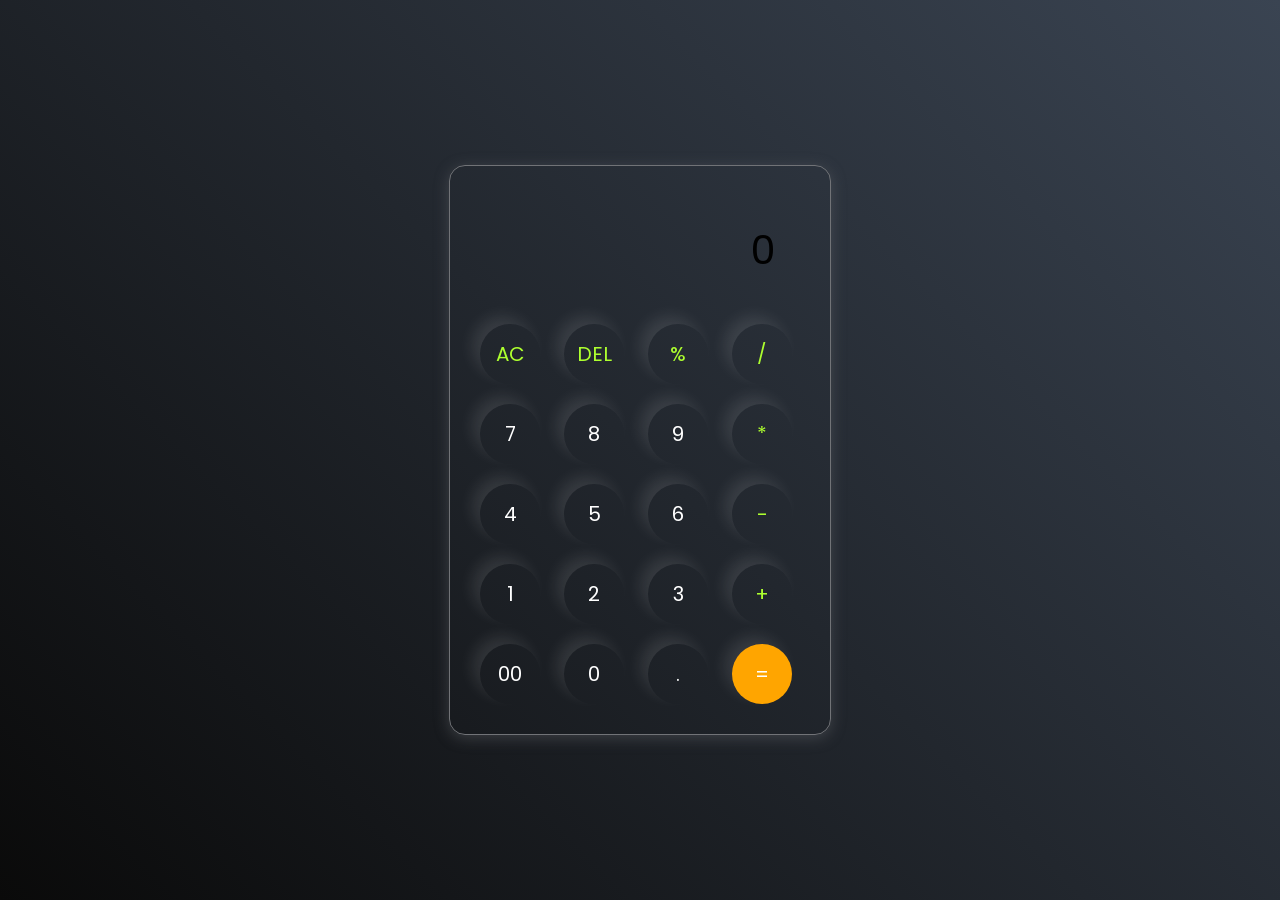
<file: calculator/index.html>
<!DOCTYPE html>
<html lang="en">
<head>
    <meta charset="UTF-8">
    <meta name="viewport" content="width=device-width, initial-scale=1.0">
    <link rel="stylesheet" href="style.css">
    <title>calculator</title>
</head>
<body>
    <div class="calculator">
        <input type="text" placeholder="0" id="inputBox">
        <div>
            <button class="operator">AC</button>
            <button class="operator">DEL</button>
            <button class="operator">%</button>
            <button class="operator">/</button>
        </div>
        <div>
            <button>7</button>
            <button>8</button>
            <button>9</button>
            <button class="operator">*</button>
        </div>
        <div>
            <button>4</button>
            <button>5</button>
            <button>6</button>
            <button class="operator">-</button>
        </div>
        <div>
            <button>1</button>
            <button>2</button>
            <button>3</button>
            <button class="operator">+</button>
        </div>
        <div>
            <button>00</button>
            <button>0</button>
            <button>.</button>
            <button class="equalBtn">=</button>
        </div>
    </div>

    <script src="script.js"></script>

    
</body>
</html>
</file>
<file: calculator/style.css>
@import url('https://fonts.googleapis.com/css2?family=Poppins:ital,wght@0,100;0,200;0,300;0,400;0,500;0,600;0,700;0,800;0,900;1,100;1,200;1,300;1,400;1,500;1,600;1,700;1,800;1,900&display=swap');

*{
    margin: 0;
    padding: 0;
    box-sizing: border-box;
    font-family: 'Poppins', sans-serif;

}
body{
    width: 100%;
    height: 100vh;
    display: flex;
    justify-content: center;
    align-items: center;
    background: linear-gradient(45deg, #0a0a0a, #3a4452);
}

.calculator{
    border: 1px solid #717377;
    padding: 20px;
    border-radius: 16px;
    background-color: transparent;
    box-shadow: 0px 3px 15px rgba(113, 115, 119, 0.4);

}

input{
    width: 320px;
    border: none;
    padding: 24px;
    margin: 10px;
    background-color: transparent;
    box-shadow: 0px 3px 15px rgbs(84, 84, 84, 0.1);
    font-size: 40px;
    text-align: right;
    cursor: pointer;
    color: 3ffffff

}

input::placeholder{
    color: black;
}

button{
    border: none;
    width: 60px;
    height: 60px;
    margin: 10px;
    border-radius: 50%;
    background: transparent;
    color: #ffffff;
    font-size: 20px;
    box-shadow: -8px -8px 15px rgba(255, 255, 255, 0.1);
    cursor: pointer;
}

.equalBtn{
    background-color: orange;
}

.operator{
    color: greenyellow;
}
</file>
